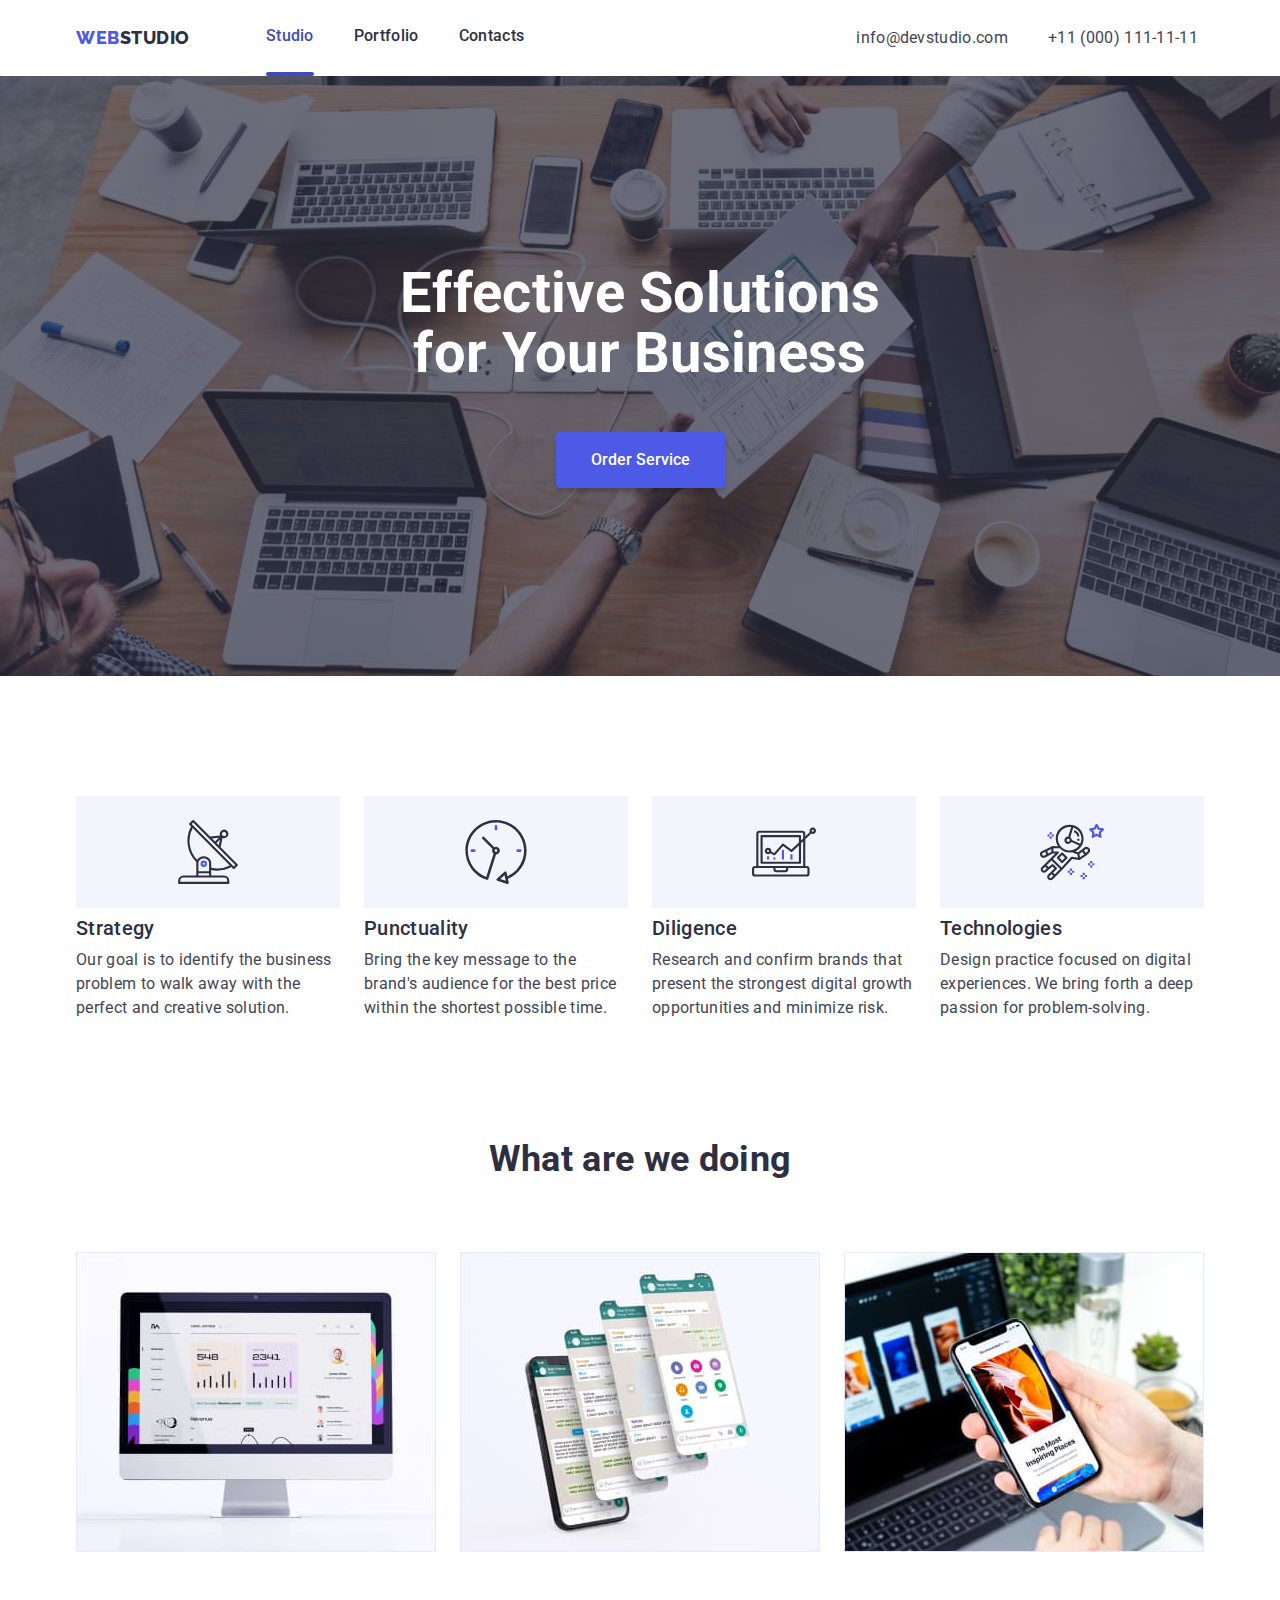
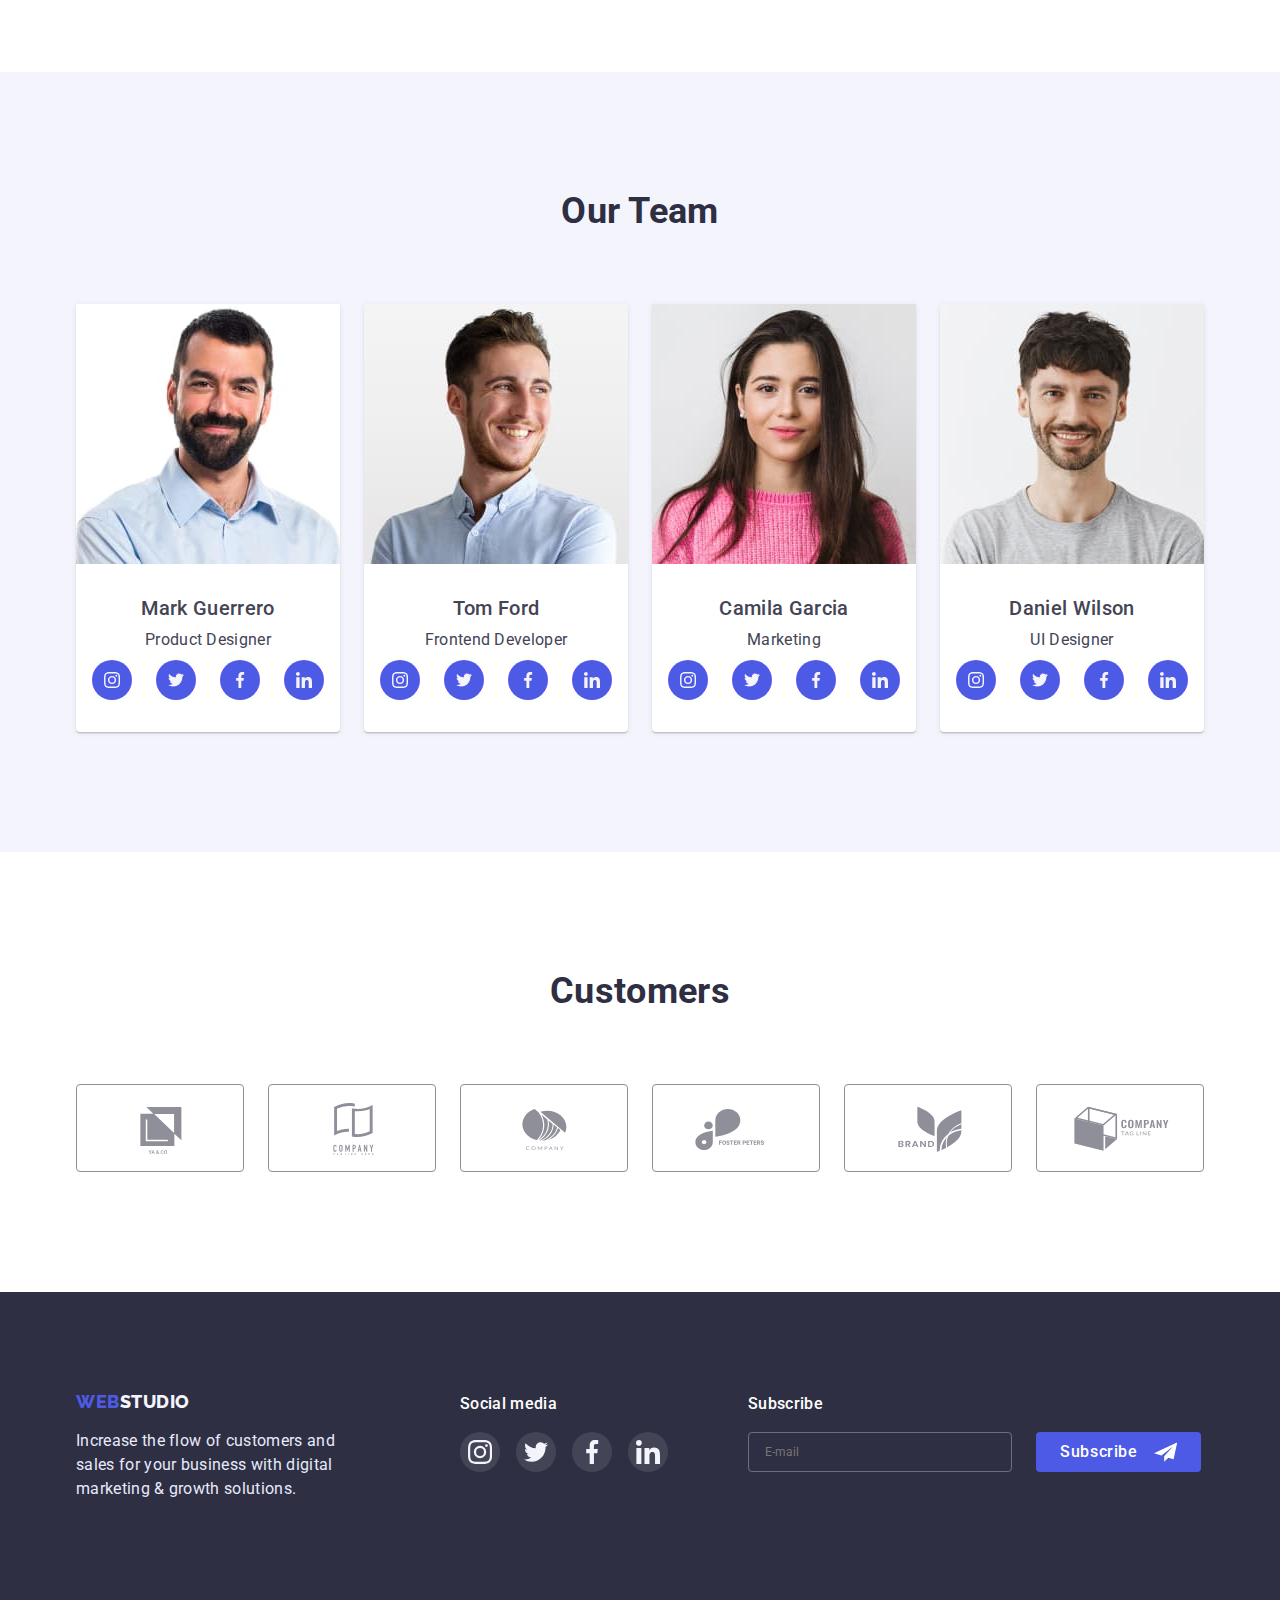
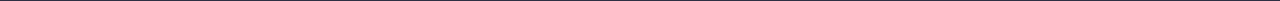
<file: index.html>
<!DOCTYPE html>
<html lang="en">
  <head>
    <meta charset="UTF-8" />
    <meta http-equiv="X-UA-Compatible" content="IE=edge" />
    <meta name="viewport" content="width=device-width, initial-scale=1.0" />
    <title>WebStudio</title>
    <link rel="preconnect" href="https://fonts.googleapis.com" />
    <link rel="preconnect" href="https://fonts.gstatic.com" crossorigin />
    <link
      href="https://fonts.googleapis.com/css2?family=Raleway:wght@800&family=Roboto:wght@400;500;700&display=swap"
      rel="stylesheet"
    />
    <link rel="stylesheet" href="./modern-normalize.css" />
    <link rel="stylesheet" href="./css/styles.css" />
  </head>
  <body>
    <!-- Page Header -->
    <header>
      <div class="container">
        <a href="./index.html" class="logo top"
          ><span class="logo-accent">Web</span>Studio</a
        >
        <button type="button" class="menu-button" data-menu-open>
          <svg class="open-close-icon" width="32" height="22">
            <use href="./images/icons.svg#burger"></use>
          </svg>
        </button>
        <!-- Mobile Menu -->
        <div class="mobile-menu" data-menu>
          <div class="menu-box">
            <button type="button" class="menu-close-button" data-menu-close>
              <svg class="close-icon" width="8" height="8">
                <use href="./images/icons.svg#close"></use>
              </svg>
            </button>
            <ul class="mob-menu-list items">
              <li class="mob-menu-item">
                <a href="./index.html" class="mob-menu-link">Studio</a>
              </li>
              <li class="mob-menu-item">
                <a href="./portfolio.html" class="mob-menu-link">Portfolio</a>
              </li>
              <li class="mob-menu-item">
                <a href="" class="mob-menu-link current">Contacts</a>
              </li>
            </ul>
            <div class="contact-box">
              <ul class="contact-list items">
                <li class="contact-item">
                  <a href="tel:+110001111111" class="contact-link"
                    >+11 (000) 111-11-11</a
                  >
                </li>
                <li class="contact-item">
                  <a href="mailto:info@devstudio.com" class="contact-link"
                    >info@devstudio.com</a
                  >
                </li>
              </ul>
              <ul class="mob-social-list items">
                <li class="mob-social-item">
                  <a
                    class="mob-social-link"
                    href="https://www.instagram.com/"
                    aria-label="Instagram-Link"
                    rel="nofollow noopener noreferrer"
                    target="_blank"
                  >
                    <svg class="social-icon" width="24" height="24">
                      <use href="./images/icons.svg#instagram"></use>
                    </svg>
                  </a>
                </li>
                <li class="mob-social-item">
                  <a
                    class="mob-social-link"
                    href="https://twitter.com"
                    aria-label="Twitter-Link"
                    rel="nofollow noopener noreferrer"
                    target="_blank"
                  >
                    <svg class="social-icon" width="24" height="24">
                      <use href="./images/icons.svg#twitter"></use>
                    </svg>
                  </a>
                </li>
                <li class="mob-social-item">
                  <a
                    class="mob-social-link"
                    href="https://uk-ua.facebook.com"
                    aria-label="Facebook-Link"
                    rel="nofollow noopener noreferrer"
                    target="_blank"
                  >
                    <svg class="social-icon" width="24" height="24">
                      <use href="./images/icons.svg#facebook"></use>
                    </svg>
                  </a>
                </li>
                <li class="mob-social-item">
                  <a
                    class="mob-social-link"
                    href="https://ua.linkedin.com"
                    aria-label="LinkedIn-Link"
                    rel="nofollow noopener noreferrer"
                    target="_blank"
                  >
                    <svg class="social-icon" width="24" height="24">
                      <use href="./images/icons.svg#linkedin"></use>
                    </svg>
                  </a>
                </li>
              </ul>
            </div>
          </div>
        </div>
        <!-- Navigation and Address -->
        <nav class="nav-box">
          <ul class="nav-list items">
            <li class="nav-item">
              <a href="./index.html" class="nav-link current">Studio</a>
            </li>
            <li class="nav-item">
              <a href="./portfolio.html" class="nav-link">Portfolio</a>
            </li>
            <li class="nav-item"><a href="" class="nav-link">Contacts</a></li>
          </ul>
        </nav>
        <address class="address-box">
          <ul class="address-list items">
            <li class="address-item">
              <a href="mailto:info@devstudio.com" class="address-link"
                >info@devstudio.com</a
              >
            </li>
            <li class="address-item">
              <a href="tel:+110001111111" class="address-link"
                >+11 (000) 111-11-11</a
              >
            </li>
          </ul>
        </address>
      </div>
    </header>
    <!-- Main -->
    <main>
      <!-- Hero -->
      <section class="hero section">
        <h1 class="hero-title">
          Effective Solutions <br />
          for Your Business
        </h1>
        <button type="button" class="hero-button" data-modal-open>
          Order Service
        </button>
      </section>
      <!-- Feature Section -->
      <section class="feature section">
        <div class="container">
          <h2 class="feature-title">Features</h2>
          <ul class="feature-list items">
            <li class="feature-item">
              <div class="feature-icon-box">
                <svg width="64" height="64">
                  <use href="./images/icons.svg#antenna"></use>
                </svg>
              </div>
              <h3 class="feature-subtitle">Strategy</h3>
              <p class="feature-text">
                Our goal is to identify the business
                <br class="text-transfer" />
                problem to walk away with the perfect and creative solution.
              </p>
            </li>
            <li class="feature-item">
              <div class="feature-icon-box">
                <svg width="64" height="64">
                  <use href="./images/icons.svg#clock"></use>
                </svg>
              </div>
              <h3 class="feature-subtitle">Punctuality</h3>
              <p class="feature-text">
                Bring the key message to the brand's audience for the best price
                within the shortest possible time.
              </p>
            </li>
            <li class="feature-item">
              <div class="feature-icon-box">
                <svg width="64" height="64">
                  <use href="./images/icons.svg#diagram"></use>
                </svg>
              </div>
              <h3 class="feature-subtitle">Diligence</h3>
              <p class="feature-text">
                Research and confirm brands that present the strongest digital
                growth opportunities and minimize risk.
              </p>
            </li>
            <li class="feature-item">
              <div class="feature-icon-box">
                <svg width="64" height="64">
                  <use href="./images/icons.svg#astronaut"></use>
                </svg>
              </div>
              <h3 class="feature-subtitle">Technologies</h3>
              <p class="feature-text">
                Design practice focused on digital
                <br class="text-transfer" />
                experiences. We bring forth a deep passion for problem-solving.
              </p>
            </li>
          </ul>
        </div>
      </section>
      <!-- Explanatory Section -->
      <section class="explan section">
        <div class="container">
          <h2 class="title">What are we doing</h2>
          <ul class="explan-list items">
            <li class="explan-item">
              <img
                srcset="
                  ./images/explan/computer.jpg    1x,
                  ./images/explan/computer@2x.jpg 2x
                "
                src="./images/explan/computer.jpg"
                alt="Computer"
                width="360"
              />
            </li>
            <li class="explan-item">
              <img
                srcset="
                  ./images/explan/phone.jpg    1x,
                  ./images/explan/phone@2x.jpg 2x
                "
                src="./images/explan/phone.jpg"
                alt="Phone"
                width="360"
              />
            </li>
            <li class="explan-item">
              <img
                srcset="
                  ./images/explan/phone_and_computer.jpg    1x,
                  ./images/explan/phone_and_computer@2x.jpg 2x
                "
                src="./images/explan/phone_and_computer.jpg"
                alt="Phone and Computer"
                width="360"
              />
            </li>
          </ul>
        </div>
      </section>
      <!-- Team Section -->
      <section class="team section">
        <div class="container">
          <h2 class="title">Our Team</h2>
          <ul class="team-list items">
            <li class="team-item">
              <img
                class="team-img"
                srcset="
                  ./images/team/mark_guerrero.jpg    1x,
                  ./images/team/mark_guerrero@2x.jpg 2x
                "
                src="./images/team/mark_guerrero.jpg"
                alt="Mark Guerrero"
                width="264"
              />
              <div class="team-content">
                <h3 class="content-subtitle">Mark Guerrero</h3>
                <p class="content-text">Product Designer</p>
                <ul class="social-list items">
                  <li class="social-item">
                    <a
                      class="social-link"
                      href="https://www.instagram.com/"
                      aria-label="Instagram-Link"
                      rel="nofollow noopener noreferrer"
                      target="_blank"
                    >
                      <svg class="social-icon" width="16" height="16">
                        <use href="./images/icons.svg#instagram"></use>
                      </svg>
                    </a>
                  </li>
                  <li class="social-item">
                    <a
                      class="social-link"
                      href="https://twitter.com"
                      aria-label="Twitter-Link"
                      rel="nofollow noopener noreferrer"
                      target="_blank"
                    >
                      <svg class="social-icon" width="16" height="16">
                        <use href="./images/icons.svg#twitter"></use>
                      </svg>
                    </a>
                  </li>
                  <li class="social-item">
                    <a
                      class="social-link"
                      href="https://uk-ua.facebook.com"
                      aria-label="Facebook-Link"
                      rel="nofollow noopener noreferrer"
                      target="_blank"
                    >
                      <svg class="social-icon" width="16" height="16">
                        <use href="./images/icons.svg#facebook"></use>
                      </svg>
                    </a>
                  </li>
                  <li class="social-item">
                    <a
                      class="social-link"
                      href="https://ua.linkedin.com"
                      aria-label="LinkedIn-Link"
                      rel="nofollow noopener noreferrer"
                      target="_blank"
                    >
                      <svg class="social-icon" width="16" height="16">
                        <use href="./images/icons.svg#linkedin"></use>
                      </svg>
                    </a>
                  </li>
                </ul>
              </div>
            </li>
            <li class="team-item">
              <img
                class="team-img"
                srcset="
                  ./images/team/tom_ford.jpg    1x,
                  ./images/team/tom_ford@2x.jpg 2x
                "
                src="./images/team/tom_ford.jpg"
                alt="Tom Ford"
                width="264"
              />
              <div class="team-content">
                <h3 class="content-subtitle">Tom Ford</h3>
                <p class="content-text">Frontend Developer</p>
                <ul class="social-list items">
                  <li class="social-item">
                    <a
                      class="social-link"
                      href="https://www.instagram.com/"
                      aria-label="Instagram-Link"
                      rel="nofollow noopener noreferrer"
                      target="_blank"
                    >
                      <svg class="social-icon" width="16" height="16">
                        <use href="./images/icons.svg#instagram"></use>
                      </svg>
                    </a>
                  </li>
                  <li class="social-item">
                    <a
                      class="social-link"
                      href="https://twitter.com"
                      aria-label="Twitter-Link"
                      rel="nofollow noopener noreferrer"
                      target="_blank"
                    >
                      <svg class="social-icon" width="16" height="16">
                        <use href="./images/icons.svg#twitter"></use>
                      </svg>
                    </a>
                  </li>
                  <li class="social-item">
                    <a
                      class="social-link"
                      href="https://uk-ua.facebook.com"
                      aria-label="Facebook-Link"
                      rel="nofollow noopener noreferrer"
                      target="_blank"
                    >
                      <svg class="social-icon" width="16" height="16">
                        <use href="./images/icons.svg#facebook"></use>
                      </svg>
                    </a>
                  </li>
                  <li class="social-item">
                    <a
                      class="social-link"
                      href="https://ua.linkedin.com"
                      aria-label="LinkedIn-Link"
                      rel="nofollow noopener noreferrer"
                      target="_blank"
                    >
                      <svg class="social-icon" width="16" height="16">
                        <use href="./images/icons.svg#linkedin"></use>
                      </svg>
                    </a>
                  </li>
                </ul>
              </div>
            </li>
            <li class="team-item">
              <img
                class="team-img"
                srcset="
                  ./images/team/camila_garcia.jpg    1x,
                  ./images/team/camila_garcia@2x.jpg 2x
                "
                src="./images/team/camila_garcia.jpg"
                alt="Camila Garcia"
                width="264"
              />
              <div class="team-content">
                <h3 class="content-subtitle">Camila Garcia</h3>
                <p class="content-text">Marketing</p>
                <ul class="social-list items">
                  <li class="social-item">
                    <a
                      class="social-link"
                      href="https://www.instagram.com/"
                      aria-label="Instagram-Link"
                      rel="nofollow noopener noreferrer"
                      target="_blank"
                    >
                      <svg class="social-icon" width="16" height="16">
                        <use href="./images/icons.svg#instagram"></use>
                      </svg>
                    </a>
                  </li>
                  <li class="social-item">
                    <a
                      class="social-link"
                      href="https://twitter.com"
                      aria-label="Twitter-Link"
                      rel="nofollow noopener noreferrer"
                      target="_blank"
                    >
                      <svg class="social-icon" width="16" height="16">
                        <use href="./images/icons.svg#twitter"></use>
                      </svg>
                    </a>
                  </li>
                  <li class="social-item">
                    <a
                      class="social-link"
                      href="https://uk-ua.facebook.com"
                      aria-label="Facebook-Link"
                      rel="nofollow noopener noreferrer"
                      target="_blank"
                    >
                      <svg class="social-icon" width="16" height="16">
                        <use href="./images/icons.svg#facebook"></use>
                      </svg>
                    </a>
                  </li>
                  <li class="social-item">
                    <a
                      class="social-link"
                      href="https://ua.linkedin.com"
                      aria-label="LinkedIn-Link"
                      rel="nofollow noopener noreferrer"
                      target="_blank"
                    >
                      <svg class="social-icon" width="16" height="16">
                        <use href="./images/icons.svg#linkedin"></use>
                      </svg>
                    </a>
                  </li>
                </ul>
              </div>
            </li>
            <li class="team-item">
              <img
                class="team-img"
                srcset="
                  ./images/team/daniel_wilson.jpg    1x,
                  ./images/team/daniel_wilson@2x.jpg 2x
                "
                src="./images/team/daniel_wilson.jpg"
                alt="Daniel Wilson"
                width="264"
              />
              <div class="team-content">
                <h3 class="content-subtitle">Daniel Wilson</h3>
                <p class="content-text">UI Designer</p>
                <ul class="social-list items">
                  <li class="social-item">
                    <a
                      class="social-link"
                      href="https://www.instagram.com/"
                      aria-label="Instagram-Link"
                      rel="nofollow noopener noreferrer"
                      target="_blank"
                    >
                      <svg class="social-icon" width="16" height="16">
                        <use href="./images/icons.svg#instagram"></use>
                      </svg>
                    </a>
                  </li>
                  <li class="social-item">
                    <a
                      class="social-link"
                      href="https://twitter.com"
                      aria-label="Twitter-Link"
                      rel="nofollow noopener noreferrer"
                      target="_blank"
                    >
                      <svg class="social-icon" width="16" height="16">
                        <use href="./images/icons.svg#twitter"></use>
                      </svg>
                    </a>
                  </li>
                  <li class="social-item">
                    <a
                      class="social-link"
                      href="https://uk-ua.facebook.com"
                      aria-label="Facebook-Link"
                      rel="nofollow noopener noreferrer"
                      target="_blank"
                    >
                      <svg class="social-icon" width="16" height="16">
                        <use href="./images/icons.svg#facebook"></use>
                      </svg>
                    </a>
                  </li>
                  <li class="social-item">
                    <a
                      class="social-link"
                      href="https://ua.linkedin.com"
                      aria-label="LinkedIn-Link"
                      rel="nofollow noopener noreferrer"
                      target="_blank"
                    >
                      <svg class="social-icon" width="16" height="16">
                        <use href="./images/icons.svg#linkedin"></use>
                      </svg>
                    </a>
                  </li>
                </ul>
              </div>
            </li>
          </ul>
        </div>
      </section>
      <!-- Customers Section -->
      <section class="customers section">
        <div class="container">
          <h2 class="title">Customers</h2>
          <ul class="customer-list items">
            <li class="customer-item">
              <a class="customer-link" href="">
                <svg class="customer-icon" width="104" height="56">
                  <use href="./images/icons.svg#logo_1"></use>
                </svg>
              </a>
            </li>
            <li class="customer-item">
              <a class="customer-link" href="">
                <svg class="customer-icon" width="104" height="56">
                  <use href="./images/icons.svg#logo_2"></use>
                </svg>
              </a>
            </li>
            <li class="customer-item">
              <a class="customer-link" href="">
                <svg class="customer-icon" width="104" height="56">
                  <use href="./images/icons.svg#logo_3"></use>
                </svg>
              </a>
            </li>
            <li class="customer-item">
              <a class="customer-link" href="">
                <svg class="customer-icon" width="104" height="56">
                  <use href="./images/icons.svg#logo_4"></use>
                </svg>
              </a>
            </li>
            <li class="customer-item">
              <a class="customer-link" href="">
                <svg class="customer-icon" width="104" height="56">
                  <use href="./images/icons.svg#logo_5"></use>
                </svg>
              </a>
            </li>
            <li class="customer-item">
              <a class="customer-link" href="">
                <svg class="customer-icon" width="104" height="56">
                  <use href="./images/icons.svg#logo_6"></use>
                </svg>
              </a>
            </li>
          </ul>
        </div>
      </section>
    </main>
    <!-- Page Footer -->
    <footer>
      <div class="container">
        <div class="footer-box">
          <div class="logo-tagline-box">
            <a href="./index.html" class="logo bottom"
              ><span class="logo-accent">Web</span>Studio</a
            >
            <p class="tagline-text">
              Increase the flow of customers and sales for your business with
              digital marketing & growth solutions.
            </p>
          </div>
          <div class="social-footer-box">
            <h2 class="title">Social media</h2>
            <ul class="social-list items">
              <li class="social-item">
                <a
                  class="social-link"
                  href="https://www.instagram.com/"
                  aria-label="Instagram-Link"
                  rel="nofollow noopener noreferrer"
                  target="_blank"
                >
                  <svg class="social-icon" width="24" height="24">
                    <use href="./images/icons.svg#instagram"></use>
                  </svg>
                </a>
              </li>
              <li class="social-item">
                <a
                  class="social-link"
                  href="https://twitter.com"
                  aria-label="Twitter-Link"
                  rel="nofollow noopener noreferrer"
                  target="_blank"
                >
                  <svg class="social-icon" width="24" height="24">
                    <use href="./images/icons.svg#twitter"></use>
                  </svg>
                </a>
              </li>
              <li class="social-item">
                <a
                  class="social-link"
                  href="https://uk-ua.facebook.com"
                  aria-label="Facebook-Link"
                  rel="nofollow noopener noreferrer"
                  target="_blank"
                >
                  <svg class="social-icon" width="24" height="24">
                    <use href="./images/icons.svg#facebook"></use>
                  </svg>
                </a>
              </li>
              <li class="social-item">
                <a
                  class="social-link"
                  href="https://ua.linkedin.com"
                  aria-label="LinkedIn-Link"
                  rel="nofollow noopener noreferrer"
                  target="_blank"
                >
                  <svg class="social-icon" width="24" height="24">
                    <use href="./images/icons.svg#linkedin"></use>
                  </svg>
                </a>
              </li>
            </ul>
          </div>
          <form class="subscribe-form">
            <p class="title">Subscribe</p>
            <div role="group" class="subscribe-box">
              <label class="label-subscribe"
                ><input
                  type="email"
                  name="user-email"
                  class="input-subscribe"
                  placeholder="E-mail"
                />
              </label>

              <button type="submit" class="subscribe-button">
                <span>Subscribe</span>
                <svg class="subscribe-icon" width="24" height="24">
                  <use href="./images/icons.svg#subscribe"></use>
                </svg>
              </button>
            </div>
          </form>
        </div>
      </div>
    </footer>
    <!-- Modal -->
    <div class="backdrop is-hidden" data-modal>
      <div class="modal">
        <button type="button" class="modal-close-button" data-modal-close>
          <svg class="button-icon" width="8" height="8">
            <use href="./images/icons.svg#close"></use>
          </svg>
        </button>
        <form class="userform">
          <b class="title">Leave your contacts and we will call you back</b>
          <div role="group" class="input-user">
            <label class="form-field"
              ><span class="label-name">Name</span>
              <span class="input-box">
                <input type="text" name="user-name" class="input-form" />
                <svg class="input-icon" width="18" height="18">
                  <use href="./images/icons.svg#person"></use>
                </svg>
              </span>
            </label>

            <label class="form-field"
              ><span class="label-name">Phone</span>
              <span class="input-box">
                <input type="tel" name="user-tel" class="input-form" />
                <svg class="input-icon" width="18" height="24">
                  <use href="./images/icons.svg#phone"></use>
                </svg>
              </span>
            </label>

            <label class="form-field"
              ><span class="label-name">Email</span>
              <span class="input-box">
                <input type="email" name="user-email" class="input-form" />
                <svg class="input-icon" width="18" height="24">
                  <use href="./images/icons.svg#mail"></use>
                </svg>
              </span>
            </label>

            <label class="form-field"
              ><span class="label-name">Comment</span>
              <textarea
                name="comment"
                class="comment-form"
                placeholder="Text input"
              ></textarea>
            </label>
          </div>

          <label class="checkbox-form-field">
            <input
              type="checkbox"
              name="policy"
              class="checkbox-form"
              value="accept"
            />
            <span class="custom-checkbox">
              <svg class="custom-icon" width="16" height="16">
                <use href="./images/icons.svg#click"></use>
              </svg>
            </span>
            <span class="label-name-checkbox">
              I accept the terms and conditions of the&nbsp;<a
                href="#"
                class="policy-link"
                >Privacy Policy</a
              >
            </span>
          </label>

          <button type="submit" id="send">Send</button>
        </form>
      </div>
    </div>
    <script src="./js/mobile-menu.js"></script>
    <script src="./js/modal.js"></script>
  </body>
</html>
</file>
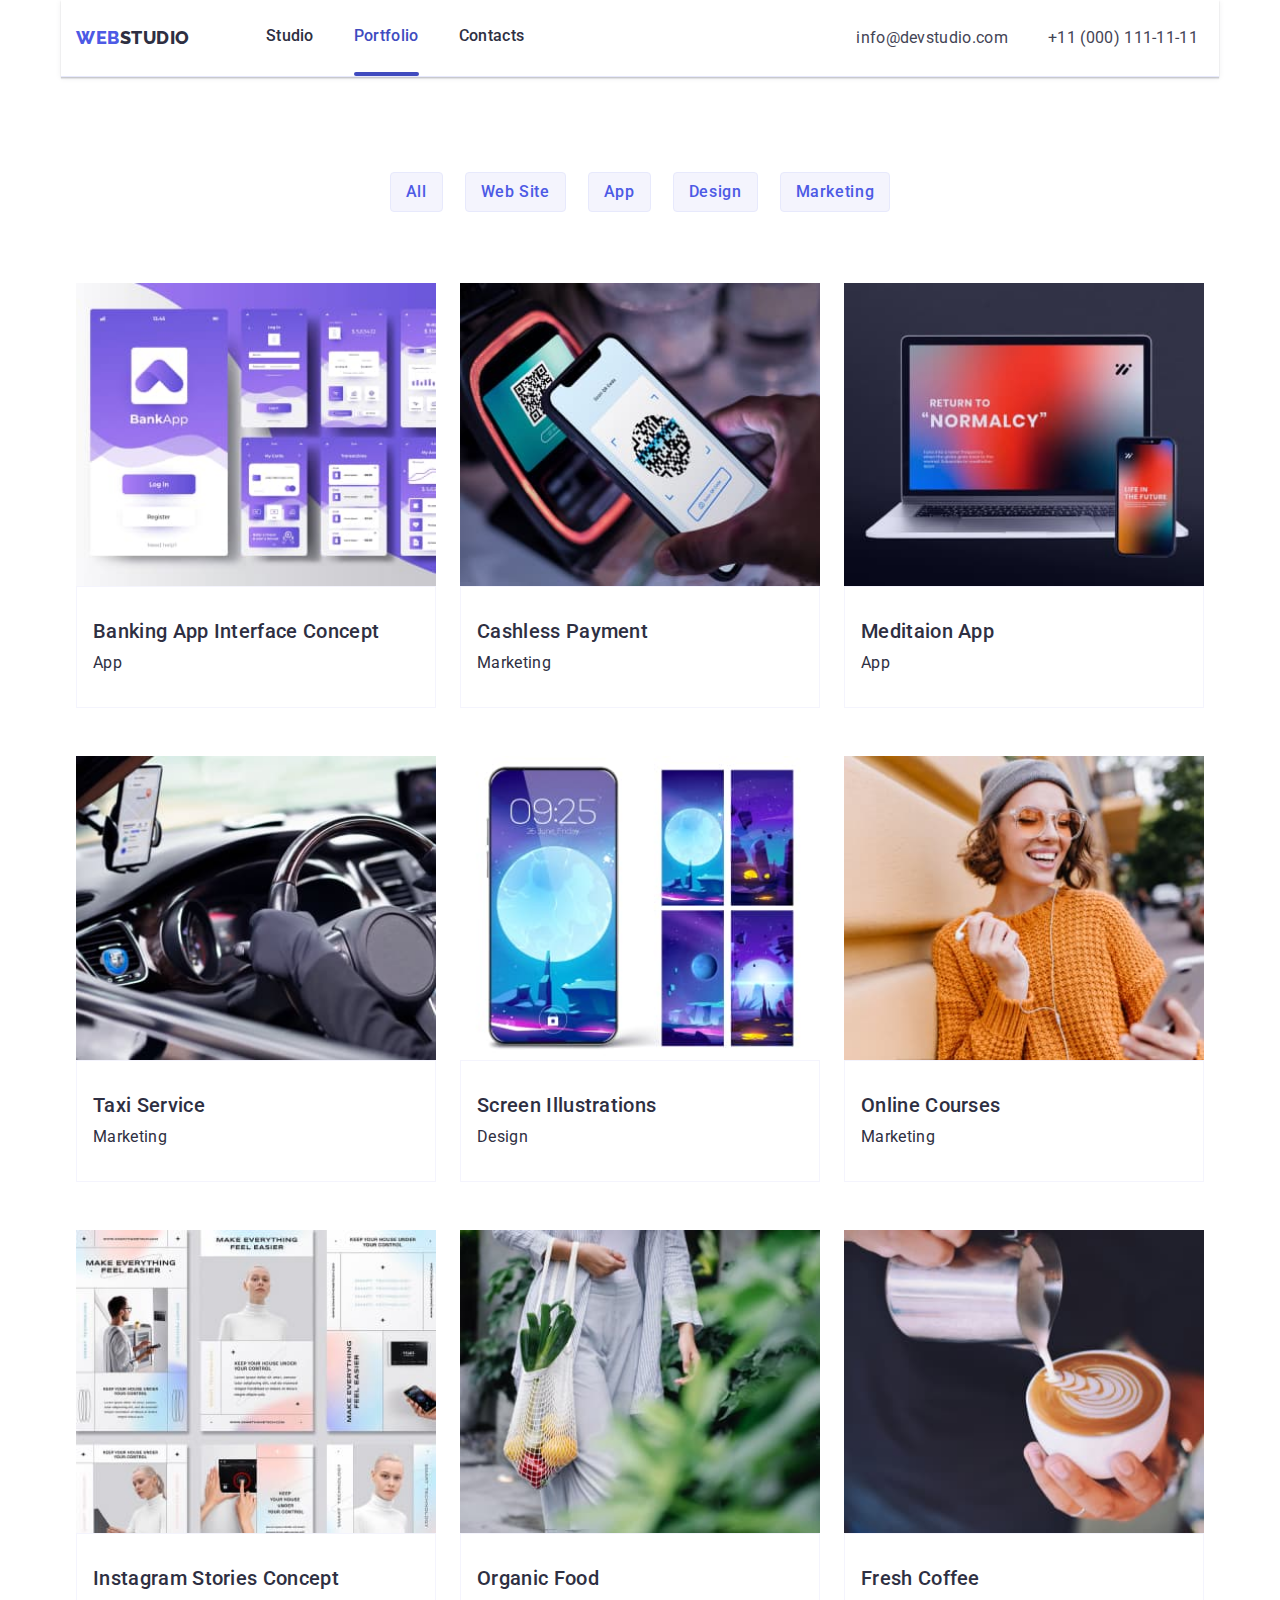
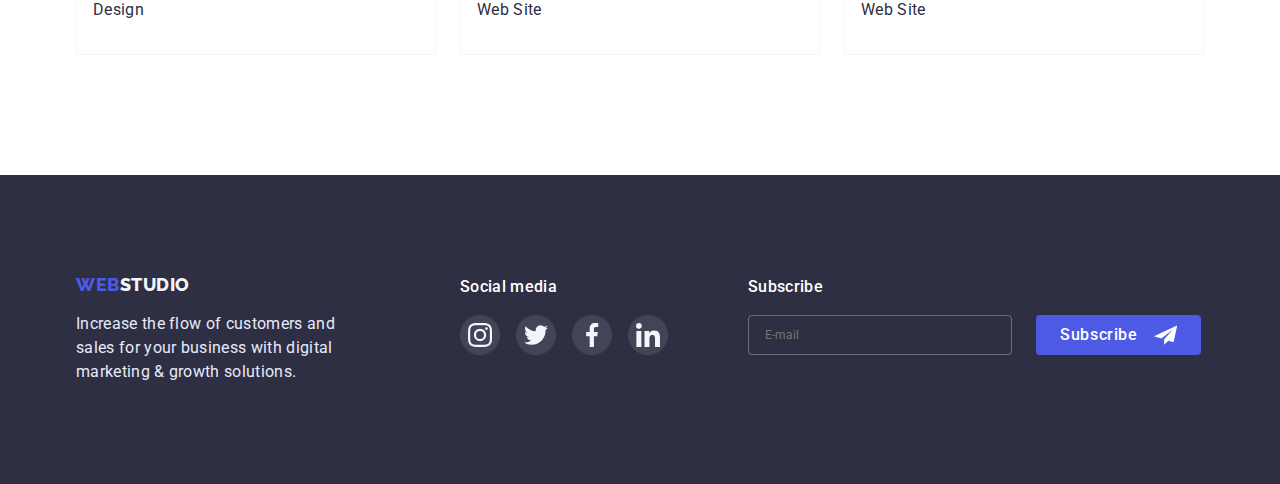
<file: portfolio.html>
<!DOCTYPE html>
<html lang="en">
  <head>
    <meta charset="UTF-8" />
    <meta http-equiv="X-UA-Compatible" content="IE=edge" />
    <meta name="viewport" content="width=device-width, initial-scale=1.0" />
    <title>Portfolio</title>
    <link rel="preconnect" href="https://fonts.googleapis.com" />
    <link rel="preconnect" href="https://fonts.gstatic.com" crossorigin />
    <link
      href="https://fonts.googleapis.com/css2?family=Raleway:wght@800&family=Roboto:wght@400;500;700&display=swap"
      rel="stylesheet"
    />
    <link rel="stylesheet" href="./modern-normalize.css" />
    <link rel="stylesheet" href="./css/styles.css" />
  </head>
  <body>
    <!-- Page Header -->
    <header>
      <div class="pf-head container">
        <a href="./index.html" class="logo top"
          ><span class="logo-accent">Web</span>Studio</a
        >
        <button type="button" class="menu-button" data-menu-open>
          <svg class="open-close-icon" width="32" height="22">
            <use href="./images/icons.svg#burger"></use>
          </svg>
        </button>
        <!-- Mobile Menu -->
        <div class="mobile-menu" data-menu>
          <div class="menu-box">
            <button type="button" class="menu-close-button" data-menu-close>
              <svg class="close-icon" width="8" height="8">
                <use href="./images/icons.svg#close"></use>
              </svg>
            </button>
            <ul class="mob-menu-list items">
              <li class="mob-menu-item">
                <a href="./index.html" class="mob-menu-link">Studio</a>
              </li>
              <li class="mob-menu-item">
                <a href="./portfolio.html" class="mob-menu-link">Portfolio</a>
              </li>
              <li class="mob-menu-item">
                <a href="" class="mob-menu-link current">Contacts</a>
              </li>
            </ul>
            <ul class="contact-list items">
              <li class="contact-item">
                <a href="tel:+110001111111" class="contact-link"
                  >+11 (000) 111-11-11</a
                >
              </li>
              <li class="contact-item">
                <a href="mailto:info@devstudio.com" class="contact-link"
                  >info@devstudio.com</a
                >
              </li>
            </ul>
            <ul class="mob-social-list items">
              <li class="mob-social-item">
                <a
                  class="mob-social-link"
                  href="https://www.instagram.com/"
                  aria-label="Instagram-Link"
                  rel="nofollow noopener noreferrer"
                  target="_blank"
                >
                  <svg class="social-icon" width="24" height="24">
                    <use href="./images/icons.svg#instagram"></use>
                  </svg>
                </a>
              </li>
              <li class="mob-social-item">
                <a
                  class="mob-social-link"
                  href="https://twitter.com"
                  aria-label="Twitter-Link"
                  rel="nofollow noopener noreferrer"
                  target="_blank"
                >
                  <svg class="social-icon" width="24" height="24">
                    <use href="./images/icons.svg#twitter"></use>
                  </svg>
                </a>
              </li>
              <li class="mob-social-item">
                <a
                  class="mob-social-link"
                  href="https://uk-ua.facebook.com"
                  aria-label="Facebook-Link"
                  rel="nofollow noopener noreferrer"
                  target="_blank"
                >
                  <svg class="social-icon" width="24" height="24">
                    <use href="./images/icons.svg#facebook"></use>
                  </svg>
                </a>
              </li>
              <li class="mob-social-item">
                <a
                  class="mob-social-link"
                  href="https://ua.linkedin.com"
                  aria-label="LinkedIn-Link"
                  rel="nofollow noopener noreferrer"
                  target="_blank"
                >
                  <svg class="social-icon" width="24" height="24">
                    <use href="./images/icons.svg#linkedin"></use>
                  </svg>
                </a>
              </li>
            </ul>
          </div>
        </div>
        <!-- Navigation and Address -->
        <nav class="nav-box">
          <ul class="nav-list items">
            <li class="nav-item">
              <a href="./index.html" class="nav-link">Studio</a>
            </li>
            <li class="nav-item">
              <a href="./portfolio.html" class="nav-link current">Portfolio</a>
            </li>
            <li class="nav-item"><a href="" class="nav-link">Contacts</a></li>
          </ul>
        </nav>
        <address class="address-box">
          <ul class="address-list items">
            <li class="address-item">
              <a href="mailto:info@devstudio.com" class="address-link"
                >info@devstudio.com</a
              >
            </li>
            <li class="address-item">
              <a href="tel:+110001111111" class="address-link"
                >+11 (000) 111-11-11</a
              >
            </li>
          </ul>
        </address>
      </div>
    </header>
    <main>
      <!-- Portfolio -->
      <section class="portfolio section">
        <div class="container">
          <h1 class="title">Portfolio</h1>
          <ul class="filter-list items">
            <li class="filter-item">
              <button type="button" class="filter-button">All</button>
            </li>
            <li class="filter-item">
              <button type="button" class="filter-button">Web Site</button>
            </li>
            <li class="filter-item">
              <button type="button" class="filter-button">App</button>
            </li>
            <li class="filter-item">
              <button type="button" class="filter-button">Design</button>
            </li>
            <li class="filter-item">
              <button type="button" class="filter-button">Marketing</button>
            </li>
          </ul>
          <ul class="work-list items">
            <li class="work-item list">
              <a href="#" class="work-link">
                <div class="work-img">
                  <img
                    srcset="
                      ./images/portfolio/396/bank_app_396.jpg 396w,
                      ./images/portfolio/356/bank_app_356.jpg 356w,
                      ./images/portfolio/360/bank_app_360.jpg 360w
                    "
                    sizes="(max-width: 767px) 396px, (min-width: 768px) 356px, (min-width: 1158px) 360px, 100vw"
                    src="./images/portfolio/396/bank_app_396.jpg"
                    alt="Phones"
                  />
                  <p class="description">
                    14 Stylish and User-Friendly App Design Concepts · Task
                    Manager App · Calorie Tracker App · Exotic Fruit Ecommerce
                    App · Cloud Storage App
                  </p>
                </div>
                <div class="work-content">
                  <h2 class="work-subtitle">Banking App Interface Concept</h2>
                  <p class="work-text">App</p>
                </div>
              </a>
            </li>
            <li class="work-item list">
              <a href="#" class="work-link">
                <div class="work-img">
                  <img
                    srcset="
                      ./images/portfolio/396/cash_pay_396.jpg 396w,
                      ./images/portfolio/356/cash_pay_356.jpg 356w,
                      ./images/portfolio/360/cash_pay_360.jpg 360w
                    "
                    sizes="(max-width: 767px) 396px, (min-width: 768px) 356px, (min-width: 1158px) 360px, 100vw"
                    src="./images/portfolio/396/cash_pay_396.jpg"
                    alt="Phone and Pos-terminal"
                  />
                  <p class="description">
                    14 Stylish and User-Friendly App Design Concepts · Task
                    Manager App · Calorie Tracker App · Exotic Fruit Ecommerce
                    App · Cloud Storage App
                  </p>
                </div>
                <div class="work-content">
                  <h2 class="work-subtitle">Cashless Payment</h2>
                  <p class="work-text">Marketing</p>
                </div>
              </a>
            </li>
            <li class="work-item list">
              <a href="#" class="work-link">
                <div class="work-img">
                  <img
                    srcset="
                      ./images/portfolio/396/meditaion_app_396.jpg 396w,
                      ./images/portfolio/356/meditaion_app_356.jpg 356w,
                      ./images/portfolio/360/meditaion_app_360.jpg 360w
                    "
                    sizes="(max-width: 767px) 396px, (min-width: 768px) 356px, (min-width: 1158px) 360px, 100vw"
                    src="./images/portfolio/396/meditaion_app_396.jpg"
                    alt="Notebook and Phone"
                  />
                  <p class="description">
                    14 Stylish and User-Friendly App Design Concepts · Task
                    Manager App · Calorie Tracker App · Exotic Fruit Ecommerce
                    App · Cloud Storage App
                  </p>
                </div>
                <div class="work-content">
                  <h2 class="work-subtitle">Meditaion App</h2>
                  <p class="work-text">App</p>
                </div>
              </a>
            </li>
            <li class="work-item list">
              <a href="#" class="work-link">
                <div class="work-img">
                  <img
                    srcset="
                      ./images/portfolio/396/taxi_396.jpg 396w,
                      ./images/portfolio/356/taxi_356.jpg 356w,
                      ./images/portfolio/360/taxi_360.jpg 360w
                    "
                    sizes="(max-width: 767px) 396px, (min-width: 768px) 356px, (min-width: 1158px) 360px, 100vw"
                    src="./images/portfolio/396/taxi_396.jpg"
                    alt="Helm"
                  />
                  <p class="description">
                    14 Stylish and User-Friendly App Design Concepts · Task
                    Manager App · Calorie Tracker App · Exotic Fruit Ecommerce
                    App · Cloud Storage App
                  </p>
                </div>
                <div class="work-content">
                  <h2 class="work-subtitle">Taxi Service</h2>
                  <p class="work-text">Marketing</p>
                </div>
              </a>
            </li>
            <li class="work-item list">
              <a href="#" class="work-link">
                <div class="work-img">
                  <img
                    srcset="
                      ./images/portfolio/396/illustrations_396.jpg 396w,
                      ./images/portfolio/356/illustrations_356.jpg 356w,
                      ./images/portfolio/360/illustrations_360.jpg 360w
                    "
                    sizes="(max-width: 767px) 396px, (min-width: 768px) 356px, (min-width: 1158px) 360px, 100vw"
                    src="./images/portfolio/396/illustrations_396.jpg"
                    alt="Phone and Wallpapers"
                  />
                  <p class="description">
                    14 Stylish and User-Friendly App Design Concepts · Task
                    Manager App · Calorie Tracker App · Exotic Fruit Ecommerce
                    App · Cloud Storage App
                  </p>
                </div>
                <div class="work-content">
                  <h2 class="work-subtitle">Screen Illustrations</h2>
                  <p class="work-text">Design</p>
                </div>
              </a>
            </li>
            <li class="work-item list">
              <a href="#" class="work-link">
                <div class="work-img">
                  <img
                    srcset="
                      ./images/portfolio/396/online_courses_396.jpg 396w,
                      ./images/portfolio/356/online_courses_356.jpg 356w,
                      ./images/portfolio/360/online_courses_360.jpg 360w
                    "
                    sizes="(max-width: 767px) 396px, (min-width: 768px) 356px, (min-width: 1158px) 360px, 100vw"
                    src="./images/portfolio/396/online_courses_396.jpg"
                    alt="Girl in Headphones"
                  />
                  <p class="description">
                    14 Stylish and User-Friendly App Design Concepts · Task
                    Manager App · Calorie Tracker App · Exotic Fruit Ecommerce
                    App · Cloud Storage App
                  </p>
                </div>
                <div class="work-content">
                  <h2 class="work-subtitle">Online Courses</h2>
                  <p class="work-text">Marketing</p>
                </div>
              </a>
            </li>
            <li class="work-item list">
              <a href="#" class="work-link">
                <div class="work-img">
                  <img
                    srcset="
                      ./images/portfolio/396/instagram_stories_396.jpg 396w,
                      ./images/portfolio/356/instagram_stories_356.jpg 356w,
                      ./images/portfolio/360/instagram_stories_360.jpg 360w
                    "
                    sizes="(max-width: 767px) 396px, (min-width: 768px) 356px, (min-width: 1158px) 360px, 100vw"
                    src="./images/portfolio/396/instagram_stories_396.jpg"
                    alt="Girl with Gadgets"
                  />
                  <p class="description">
                    14 Stylish and User-Friendly App Design Concepts · Task
                    Manager App · Calorie Tracker App · Exotic Fruit Ecommerce
                    App · Cloud Storage App
                  </p>
                </div>
                <div class="work-content">
                  <h2 class="work-subtitle">Instagram Stories Concept</h2>
                  <p class="work-text">Design</p>
                </div>
              </a>
            </li>
            <li class="work-item list">
              <a href="#" class="work-link">
                <div class="work-img">
                  <img
                    srcset="
                      ./images/portfolio/396/organic_food_396.jpg 396w,
                      ./images/portfolio/356/organic_food_356.jpg 356w,
                      ./images/portfolio/360/organic_food_360.jpg 360w
                    "
                    sizes="(max-width: 767px) 396px, (min-width: 768px) 356px, (min-width: 1158px) 360px, 100vw"
                    src="./images/portfolio/396/organic_food_396.jpg"
                    alt="Fruits and Vegetables in a Bag"
                  />
                  <p class="description">
                    14 Stylish and User-Friendly App Design Concepts · Task
                    Manager App · Calorie Tracker App · Exotic Fruit Ecommerce
                    App · Cloud Storage App
                  </p>
                </div>
                <div class="work-content">
                  <h2 class="work-subtitle">Organic Food</h2>
                  <p class="work-text">Web Site</p>
                </div>
              </a>
            </li>
            <li class="work-item list">
              <a href="#" class="work-link">
                <div class="work-img">
                  <img
                    srcset="
                      ./images/portfolio/396/fresh_coffee_396.jpg 396w,
                      ./images/portfolio/356/fresh_coffee_356.jpg 356w,
                      ./images/portfolio/360/fresh_coffee_360.jpg 360w
                    "
                    sizes="(max-width: 767px) 396px, (min-width: 768px) 356px, (min-width: 1158px) 360px, 100vw"
                    src="./images/portfolio/396/fresh_coffee_396.jpg"
                    alt="A Cup of Coffee"
                  />
                  <p class="description">
                    14 Stylish and User-Friendly App Design Concepts · Task
                    Manager App · Calorie Tracker App · Exotic Fruit Ecommerce
                    App · Cloud Storage App
                  </p>
                </div>
                <div class="work-content">
                  <h2 class="work-subtitle">Fresh Coffee</h2>
                  <p class="work-text">Web Site</p>
                </div>
              </a>
            </li>
          </ul>
        </div>
      </section>
    </main>
    <!-- Page Footer -->
    <footer>
      <div class="container">
        <div class="footer-box">
          <div class="logo-tagline-box">
            <a href="./index.html" class="logo bottom"
              ><span class="logo-accent">Web</span>Studio</a
            >
            <p class="tagline-text">
              Increase the flow of customers and sales for your business with
              digital marketing & growth solutions.
            </p>
          </div>
          <div class="social-footer-box">
            <h2 class="title">Social media</h2>
            <ul class="social-list items">
              <li class="social-item">
                <a
                  class="social-link"
                  href="https://www.instagram.com/"
                  aria-label="Instagram-Link"
                  rel="nofollow noopener noreferrer"
                  target="_blank"
                >
                  <svg class="social-icon" width="24" height="24">
                    <use href="./images/icons.svg#instagram"></use>
                  </svg>
                </a>
              </li>
              <li class="social-item">
                <a
                  class="social-link"
                  href="https://twitter.com"
                  aria-label="Twitter-Link"
                  rel="nofollow noopener noreferrer"
                  target="_blank"
                >
                  <svg class="social-icon" width="24" height="24">
                    <use href="./images/icons.svg#twitter"></use>
                  </svg>
                </a>
              </li>
              <li class="social-item">
                <a
                  class="social-link"
                  href="https://uk-ua.facebook.com"
                  aria-label="Facebook-Link"
                  rel="nofollow noopener noreferrer"
                  target="_blank"
                >
                  <svg class="social-icon" width="24" height="24">
                    <use href="./images/icons.svg#facebook"></use>
                  </svg>
                </a>
              </li>
              <li class="social-item">
                <a
                  class="social-link"
                  href="https://ua.linkedin.com"
                  aria-label="LinkedIn-Link"
                  rel="nofollow noopener noreferrer"
                  target="_blank"
                >
                  <svg class="social-icon" width="24" height="24">
                    <use href="./images/icons.svg#linkedin"></use>
                  </svg>
                </a>
              </li>
            </ul>
          </div>
          <form class="subscribe-form">
            <p class="title">Subscribe</p>
            <div role="group" class="subscribe-box">
              <label class="label-subscribe"
                ><input
                  type="email"
                  name="user-email"
                  class="input-subscribe"
                  placeholder="E-mail"
                />
              </label>

              <button type="submit" class="subscribe-button">
                <span>Subscribe</span>
                <svg class="subscribe-icon" width="24" height="24">
                  <use href="./images/icons.svg#subscribe"></use>
                </svg>
              </button>
            </div>
          </form>
        </div>
      </div>
    </footer>
    <script src="./js/mobile-menu.js"></script>
  </body>
</html>
</file>
<file: css/styles.css>
:root {
  --primary-brand: #4d5ae5;
  --pressed-state: #404bbf;
  --dark: #2e2f42;
  --success: #31d0aa;
  --text: #434455;
  --subtle-text: #8e8f99;
  --accent: #e7e9fc;
  --light: #f4f4fd;
  --mogal-bg: #fcfcfc;
  --primary-white: #ffffff;
  --time-function: 250ms cubic-bezier(0.4, 0, 0.2, 1);
}

body {
  position: relative;

  display: block;

  min-width: 428px;

  background-color: var(--primary-white);
  color: var(--text);

  font-family: 'Roboto', sans-serif;
  letter-spacing: 0.02em;
}

h1,
h2,
h3,
h4,
h5,
h6 {
  margin: 0;
}

img {
  display: block;
  min-width: 100%;
  height: auto;
}

a {
  color: var(--dark);

  text-decoration: none;
}

p {
  margin: 0;
}

button {
  cursor: pointer;
}

input {
  display: block;
}

.items {
  margin: 0;
  padding: 0;
  list-style: none;
}

/* Container */

.container {
  margin: 0 auto;
  padding: 0 16px;
}

header .container {
  position: relative;

  display: flex;
  align-items: center;
}

@media screen and (max-width: 767px) {
  .container {
    width: 428px;
  }

  header .container {
    justify-content: space-between;
  }
}

@media screen and (min-width: 768px) {
  .container {
    width: 768px;
  }
}

@media screen and (min-width: 1158px) {
  .container {
    width: 1158px;

    padding: 0 15px;
  }
}

/* Section */

@media screen and (max-width: 1157px) {
  .section,
  footer {
    padding: 96px 0;
  }

  .portfolio.section {
    padding-top: 48px;
    padding-bottom: 48px;
  }
}

@media screen and (min-width: 768px) {
  .team.section {
    padding-bottom: 104px;
  }

  .portfolio.section {
    padding-top: 64px;
    padding-bottom: 64px;
  }
}

@media screen and (min-width: 1158px) {
  .section {
    padding: 120px 0;
  }

  .team.section {
    padding-bottom: 120px;
  }

  .explan.section {
    padding-top: 0;
  }

  .portfolio.section {
    padding-top: 96px;
    padding-bottom: 120px;
  }

  footer {
    padding: 100px 0;
  }
}

/**
  |============================
  | Header
  |============================
 */

/* Logo */

.logo {
  font-family: 'Raleway';
  font-weight: 800;
  font-size: 18px;
  line-height: 1.16;
  letter-spacing: 0.03em;
  text-transform: uppercase;
}

.logo.top {
  color: var(--dark);
}

@media screen and (min-width: 768px) {
  .logo.top {
    margin-right: 123px;
  }
}

@media screen and (min-width: 1158px) {
  .logo.top {
    margin-right: 76px;
  }
}

.logo.bottom {
  display: block;

  margin-bottom: 16px;

  color: var(--light);

  text-align: center;
}

@media screen and (min-width: 768px) {
  .logo.bottom {
    text-align: start;
  }
}

.logo-accent {
  color: var(--primary-brand);
}

/* Header Button */

.menu-button {
  display: flex;
  justify-content: center;
  align-items: center;

  padding-top: 24px;
  padding-bottom: 24px;

  background: transparent;
  border: none;
}

@media screen and (min-width: 768px) {
  .menu-button {
    display: none;
  }
}

/* Mobile Menu */

.mobile-menu {
  position: fixed;
  top: 0;
  left: 0;
  min-width: 100%;
  min-height: 100%;

  background-color: var(--primary-white);

  opacity: 0;
  pointer-events: none;

  overflow-y: scroll;

  z-index: 1;

  transition: opacity var(--time-function);
}

@media screen and (min-width: 768px) {
  .mobile-menu {
    display: none;
  }
}

.menu-box {
  position: relative;

  display: flex;
  flex-direction: column;

  min-width: 428px;

  padding: 80px 40px 40px;

  min-width: 428px;
  height: 100vh;
}

.is-open {
  opacity: 1;

  pointer-events: all;
}

.menu-close-button {
  position: absolute;
  top: 40px;
  right: 40px;

  width: 24px;
  height: 24px;

  display: flex;
  justify-content: center;
  align-items: center;

  background-color: var(--accent);

  border: 1px solid rgba(0, 0, 0, 0.1);
  border-radius: 50%;
}

.mob-menu-list {
  margin-bottom: auto;

  font-weight: 700;
  font-size: 36px;
  line-height: 1.11;
}

.mob-menu-item {
  display: block;
}

.mob-menu-item:not(:last-child),
.contact-item:not(:last-child) {
  margin-bottom: 40px;
}

.mob-menu-link {
  color: var(--dark);

  transition: color var(--time-function);
}

.mob-menu-link:hover,
.mob-menu-link:focus {
  color: var(--pressed-state);
}

.mob-menu-link.current {
  color: var(--pressed-state);
}

.contact-list {
  margin-bottom: 48px;

  font-weight: 500;
  font-size: 20px;
  line-height: 1.5;
}

.contact-link {
  color: var(--text);

  font-weight: 500;
  font-size: 20px;
  line-height: 1.2;

  transition: color var(--time-function), font-weight var(--time-function),
    font-size var(--time-function), line-height var(--time-function);
}

.contact-link:hover {
  color: var(--pressed-state);

  font-weight: 600;
  font-size: 36px;
  line-height: 1.11;
}

.mob-social-list {
  display: flex;
  gap: 56px;
}

.mob-social-link {
  display: flex;
  justify-content: center;
  align-items: center;

  background-color: var(--primary-brand);

  border-radius: 50px;
  color: var(--light);

  width: 40px;
  height: 40px;

  transition: background var(--time-function);
}

.mob-social-link:hover,
.mob-social-link.focus,
.social-link:hover,
.social-link:focus {
  background: var(--pressed-state);
}

.social-icon {
  fill: currentColor;
}

/* Navigation and Address */

/* Navigation */

@media screen and (max-width: 767px) {
  .nav-box {
    display: none;
  }
}

@media screen and (min-width: 768px) {
  .nav-box {
    margin-right: 118px;
  }

  @media screen and (min-width: 1158px) {
    .nav-box {
      margin-right: 332px;
    }
  }

  .nav-list {
    display: flex;
    justify-content: center;
    gap: 40px;
  }

  .nav-link {
    display: block;

    padding-top: 24px;
    padding-bottom: 22px;

    font-weight: 500;
    font-size: 16px;
    line-height: 1.5;

    transition: color var(--time-function);
  }

  @media screen and (min-width: 1158px) {
    .nav-link {
      padding-bottom: 28px;
    }
  }

  .nav-link:hover,
  .nav-link:focus,
  .address-link:hover,
  .address-link:focus {
    color: var(--pressed-state);
  }

  .nav-link.current {
    position: relative;

    color: var(--pressed-state);
  }

  .nav-link.current::after {
    content: '';

    position: absolute;
    bottom: 0;
    left: 0;

    width: 100%;
    height: 4px;

    background: var(--pressed-state);

    border-radius: 2px;
  }
}

/* Address */

@media screen and (max-width: 767px) {
  .address-box {
    display: none;
  }
}

@media screen and (min-width: 768px) {

  .address-link {
    color: var(--text);

    font-style: normal;
    font-size: 12px;
    line-height: 1.33;

    letter-spacing: 0.04em;

    transition: color var(--time-function);
  }
}

@media screen and (min-width: 1158px) {
  .address-list {
    display: flex;
    gap: 40px;
  }

  .address-link {
    font-size: 16px;
    line-height: 1.5;
    letter-spacing: 0.02em;
  }
}

/**
  |============================
  | Hero
  |============================
*/

.hero.section {
  margin: 0 auto;

  color: var(--primary-white);

  text-align: center;
}

@media screen and (max-width: 767px) {
  .hero.section {
    max-width: 428px;

    padding: 112px 0;

    background: linear-gradient(rgba(46, 47, 66, 0.7), rgba(46, 47, 66, 0.7)),
      url(../images/hero/people_office_mobile.jpg), var(--dark);
    background-size: cover;
  }

  @media screen and (min-device-pixel-ratio: 2),
    (min-resolution: 192dpi),
    (min-resolution: 2dppx) {
    .hero.section {
      background: linear-gradient(rgba(46, 47, 66, 0.7), rgba(46, 47, 66, 0.7)),
        url(../images/hero/people_office_mobile@2x.jpg), var(--dark);
      background-size: cover;
    }
  }
}

@media screen and (min-width: 768px) {
  .hero.section {
    max-width: 768px;

    padding: 112px 0 108px 0;

    background: linear-gradient(rgba(46, 47, 66, 0.7), rgba(46, 47, 66, 0.7)),
      url(../images/hero/people_office_tablet.jpg), var(--dark);
    background-size: cover;
  }

  @media screen and (min-device-pixel-ratio: 2),
    (min-resolution: 192dpi),
    (min-resolution: 2dppx) {
    .hero.section {
      background: linear-gradient(rgba(46, 47, 66, 0.7), rgba(46, 47, 66, 0.7)),
        url(../images/hero/people_office_tablet@2x.jpg), var(--dark);
      background-size: cover;
    }
  }
}

@media screen and (min-width: 1158px) {
  .hero.section {
    max-width: 1600px;

    padding: 188px 0 188px 0;

    background: linear-gradient(rgba(46, 47, 66, 0.7), rgba(46, 47, 66, 0.7)),
      url(../images/hero/people_office_pc.jpg), var(--dark);
    background-size: cover;
  }

  @media screen and (min-device-pixel-ratio: 2),
    (min-resolution: 192dpi),
    (min-resolution: 2dppx) {
    .hero.section {
      background: linear-gradient(rgba(46, 47, 66, 0.7), rgba(46, 47, 66, 0.7)),
        url(../images/hero/people_office_pc@2x.jpg), var(--dark);
      background-size: cover;
    }
  }
}

.hero-title {
  margin-bottom: 72px;

  font-weight: 700;
  font-size: 36px;
  line-height: 1.11;
}

@media screen and (min-width: 768px) {
  .hero-title {
    margin-bottom: 40px;

    font-size: 56px;
    line-height: 1.07;
  }
}

@media screen and (min-width: 768px) {
  .hero-title {
    margin-bottom: 48px;
  }
}

.hero-button {
  min-width: 169px;

  padding: 14px 32px;

  background-color: var(--primary-brand);
  color: var(--primary-white);

  font-weight: 500;
  font-size: 16px;
  line-height: 1.5;

  box-shadow: 0px 4px 4px rgba(0, 0, 0, 0.15);
  border-radius: 4px;
  border-color: transparent;

  transition: background-color var(--time-function);
}

.hero-button:hover,
.hero-button:focus {
  background-color: var(--pressed-state);
}

/**
  |============================
  | Feature Section
  |============================
*/

.feature-title,
.portfolio.section .title {
  display: none;
}

@media screen and (max-width: 767px) {
  .feature-item:not(:last-child) {
    margin-bottom: 72px;
  }
}

@media screen and (max-width: 1157px) {
  .feature-icon-box {
    display: none;
  }
}

@media screen and (min-width: 768px) {
  .feature-list {
    display: flex;
    flex-wrap: wrap;
    column-gap: 24px;
    row-gap: 72px;
  }

  .feature-item {
    flex-basis: calc((100% - 24px) / 2);
  }
}

@media screen and (min-width: 1158px) {
  .feature-list {
    flex-wrap: nowrap;
  }

  .feature-icon-box {
    display: flex;
    justify-content: center;
    align-items: center;

    height: 112px;

    margin-bottom: 8px;

    background: var(--light);
  }

  .feature-item {
    flex-basis: calc((100% - 24px * 3) / 3);
  }
}

.feature-subtitle {
  text-align: center;
  margin-bottom: 8px;

  color: var(--dark);

  font-weight: 700;
  font-size: 36px;
  line-height: 1.11;
}

.feature-text {
  font-weight: 500;
  font-size: 16px;
  line-height: 1.5;
}

@media screen and (max-width: 767px) {
  .text-transfer {
    display: none;
  }
}

@media screen and (min-width: 768px) {
  .feature-subtitle {
    text-align: start;
  }

  .text-transfer {
    display: inline;
  }
}

@media screen and (min-width: 1158px) {
  .feature-subtitle {
    font-weight: 500;
    font-size: 20px;
    line-height: 1.2;
  }
  .feature-text {
    font-weight: 400;
  }
}

/**
   |============================
   | Explanatory Section 
   |============================
 */

.explan {
  display: none;
}

.explan.section .container {
  padding-top: 0;
}

@media screen and (min-width: 1158px) {
  .explan {
    display: block;
  }

  .explan-list {
    display: flex;
    gap: 24px;
  }
}

/**
  |============================
  | Team Section
  |============================
*/

.team.section {
  background-color: var(--light);
}

@media screen and (max-width: 767px) {
  .team.section {
    text-align: center;
  }
}

.title {
  text-align: center;
  margin-bottom: 72px;

  color: var(--dark);

  font-weight: 700;
  font-size: 36px;
  line-height: 1.11;
}

.team-item {
  text-align: center;

  background-color: var(--primary-white);

  box-shadow: 0px 1px 6px rgba(46, 47, 66, 0.08),
    0px 1px 1px rgba(46, 47, 66, 0.16), 0px 2px 1px rgba(46, 47, 66, 0.08);
  border-radius: 0px 0px 4px 4px;
}

@media screen and (max-width: 767px) {
  .team-item {
    width: calc(100% - 132px);

    margin-left: auto;
    margin-right: auto;
    margin-bottom: 72px;
  }

  .team-item:last-child {
    margin-bottom: 0;
  }
}

@media screen and (min-width: 768px) {
  .team-list {
    display: flex;
    flex-wrap: wrap;
    justify-content: center;
    column-gap: 24px;
    row-gap: 64px;
  }

  .team-item {
    width: calc((100% - 208px) / 2);
  }
}

@media screen and (min-width: 1158px) {
  .team-list {
    flex-wrap: nowrap;
  }

  .team-item {
    width: calc((100% - 24px * 3) / 3);
  }
}

.team-img {
  width: 100%;
}

.team-content {
  padding-top: 32px;
  padding-bottom: 32px;
}

.content-subtitle {
  margin-bottom: 8px;

  font-weight: 500;
  font-size: 20px;
  line-height: 1.2;
}

.content-text {
  margin-bottom: 8px;

  font-size: 16px;
  line-height: 1.5;
}

.social-list {
  display: flex;
  gap: 24px;
  justify-content: center;
  align-items: center;
}

.social-link {
  width: 40px;
  height: 40px;

  display: flex;
  justify-content: center;
  align-items: center;

  background-color: var(--primary-brand);
  color: var(--light);

  border-radius: 50%;

  transition: background-color var(--time-function);
}

/**
  |============================
  | Customers Section
  |============================
*/

.customer-list {
  display: flex;
  flex-wrap: wrap;
  row-gap: 72px;
}

.customer-link {
  display: flex;
  justify-content: center;
  align-items: center;

  padding: 15px 0;

  color: var(--subtle-text);

  border: 1px solid #8e8f99;
  border-radius: 4px;

  transition: color var(--time-function), border-color var(--time-function);
}

@media screen and (max-width: 767px) {
  .customer-list {
    column-gap: 16px;
  }

  .customer-item {
    flex-basis: calc((100% - 16px) / 2);
  }
}

@media screen and (min-width: 768px) {
  .customer-list {
    justify-content: center;
    column-gap: 24px;
  }

  .customer-item {
    flex-basis: calc((100% - 232px) / 3);
  }
}

@media screen and (min-width: 1158px) {
  .customer-list {
    flex-wrap: nowrap;
  }
}

.customer-link:hover {
  color: var(--pressed-state);

  border-color: var(--pressed-state);
}

.customer-icon {
  fill: currentColor;
}

/**
  |============================
  | Footer
  |============================
*/

footer {
  background-color: var(--dark);
}

@media screen and (min-width: 768px) {
  .footer-box {
    display: flex;
    flex-wrap: wrap;
    column-gap: 24px;
    row-gap: 72px;

    width: 496px;

    margin-left: auto;
    margin-right: 148px;
  }
}

@media screen and (min-width: 1158px) {
  .footer-box {
    flex-wrap: nowrap;
    gap: 0;

    width: 100%;

    margin: 0;
  }
}

.logo-tagline-box {
  width: 268px;
}

.tagline-text {
  margin: 0 auto;

  color: var(--accent);

  font-size: 16px;
  line-height: 1.5;
}

.social-footer-box {
  width: 208px;
}

@media screen and (max-width: 767px) {
  .logo-tagline-box,
  .social-footer-box {
    margin-left: auto;
    margin-right: auto;
    margin-bottom: 72px;
  }
}

@media screen and (min-width: 1158px) {
  .logo-tagline-box {
    margin-right: 120px;
  }
  .social-footer-box {
    margin-right: 80px;
  }
}

.social-footer-box .title,
.subscribe-form .title {
  margin-bottom: 16px;

  color: var(--primary-white);

  font-weight: 500;
  font-size: 16px;
  line-height: 1.5;
}

@media screen and (min-width: 768px) {
  .social-footer-box .title,
  .subscribe-form .title {
    text-align: start;
  }

  .logo-tagline-box {
    width: 264px;
  }

  .subscribe-form {
    width: 453px;
  }
}

.social-footer-box .social-list {
  gap: 16px;
}

.social-footer-box .social-link {
  background: rgba(255, 255, 255, 0.1);

  transition: background var(--time-function);
}

.social-footer-box .social-link:hover,
.social-footer-box .social-link:focus {
  background: var(--success);
}

.input-subscribe {
  width: 100%;

  margin-bottom: 16px;
  padding: 7px 16px;

  background: transparent;
  color: var(--primary-white);

  font-size: 12px;
  line-height: 2;

  border: 1px solid rgba(255, 255, 255, 0.3);
  border-radius: 4px;

  transition: border-color var(--time-function);

  outline: none;
}

.input-subscribe:focus {
  border-color: var(--success);
}

.subscribe-button {
  display: flex;
  align-items: center;
  gap: 16px;

  width: 165px;

  margin-left: auto;
  margin-right: auto;
  padding: 6px 22px;

  background: var(--primary-brand);
  color: var(--primary-white);

  font-weight: 500;
  font-size: 16px;
  line-height: 1.5;
  letter-spacing: 0.04em;

  border-radius: 4px;
  border-color: transparent;

  transition: background var(--time-function);
}

.subscribe-icon {
  fill: currentColor;
}

.subscribe-button:hover,
.subscribe-button:focus {
  background: var(--pressed-state);
}

@media screen and (min-width: 768px) {
  .subscribe-box {
    display: flex;
    gap: 24px;
  }

  .input-subscribe {
    width: 264px;

    margin: 0;
  }

  .subscribe-button {
    margin: 0;
  }
}

/**
  |============================
  | Modal
  |============================
*/

.backdrop {
  position: fixed;
  top: 0;
  left: 0;
  width: 100%;
  height: 100%;

  background: rgba(46, 47, 66, 0.4);

  opacity: 1;

  transition: opacity var(--time-function);
}

.backdrop.is-hidden {
  opacity: 0;

  pointer-events: none;
}

.modal {
  position: absolute;
  top: 50%;
  left: 50%;
  transform: translate(-50%, -50%) scale(1);

  padding-top: 72px;
  padding-bottom: 24px;

  background-color: var(--mogal-bg);
  border-radius: 4px;

  font-size: 12px;
  line-height: 1.33;

  transition: transform var(--time-function);
}

.backdrop.is-hidden .modal {
  transform: translate(-50%, -50%) scale(0.8);
}

@media screen and (max-width: 768px) {
  .modal {
    width: 392px;

    padding-left: 16px;
    padding-right: 16px;
  }
}

@media screen and (min-width: 768px) {
  .modal {
    width: 408px;

    padding-left: 24px;
    padding-right: 24px;
  }
}

.modal-close-button {
  position: absolute;
  top: 24px;
  right: 24px;

  display: flex;
  justify-content: center;
  align-items: center;

  width: 24px;
  height: 24px;

  background: var(--accent);
  color: #000000;

  border: 1px solid rgba(0, 0, 0, 0.1);
  border-radius: 50%;

  transition: background var(--time-function), color var(--time-function);
}

.button-icon {
  fill: currentColor;
}

.modal-close-button:hover,
.modal-close-button:focus {
  background: var(--pressed-state);
  color: var(--primary-white);
}

.userform .title {
  display: block;

  margin-left: auto;
  margin-right: auto;
  margin-bottom: 16px;

  font-weight: 500;
  font-size: 16px;
  line-height: 1.5;
}

.input-user {
  margin-bottom: 16px;
}

.form-field {
  display: block;
  margin-bottom: 8px;
}

.label-name {
  display: block;
  margin-bottom: 4px;
  color: var(--subtle-text);

  letter-spacing: 0.04em;
}

.input-box {
  position: relative;
  display: block;
}

.input-form {
  width: 100%;

  padding: 8px 16px 8px 38px;

  border-width: 1px;
  border-style: solid;
  border-color: rgba(33, 33, 33, 0.2);
  border-radius: 4px;

  outline: none;

  transition: border-color var(--time-function);
}

.input-form:focus,
.comment-form:focus {
  border-color: var(--primary-brand);
}

.input-icon {
  position: absolute;
  top: 50%;
  left: 16px;
  transform: translateY(-50%);

  fill: var(--dark);

  transition: fill var(--time-function);
}

.input-form:focus + .input-icon {
  fill: var(--primary-brand);
}

.comment-form {
  display: block;

  width: 100%;
  height: 120px;

  padding: 8px 16px;

  border-width: 1px;
  border-style: solid;
  border-color: rgba(33, 33, 33, 0.2);
  border-radius: 4px;

  resize: none;

  outline: none;

  transition: border-color var(--time-function);
}

.checkbox-form-field {
  display: flex;
  align-items: center;

  margin-bottom: 24px;
}

.checkbox-form {
  appearance: none;
}

.custom-checkbox {
  display: inline-block;
  width: 16px;
  height: 16px;

  margin-right: 8px;

  background: inherit;

  border: 1.25px solid #2e2f42;
  border-radius: 2px;

  transition: background var(--time-function);
}

.custom-icon {
  margin: -1px;

  opacity: 0;

  transform: scale(0.6);

  transition: transform var(--time-function);
}

.checkbox-form:checked + .custom-checkbox {
  background: var(--pressed-state);

  border: 1.25px solid #404bbf;
}

.checkbox-form:checked + .custom-checkbox .custom-icon {
  transform: scale(1);

  opacity: 1;
}

.checkbox-form:focus + .custom-checkbox {
  outline: 1px solid #000000;
}

.policy-link {
  color: var(--primary-brand);
  text-decoration: underline;
}

#send {
  display: block;
  margin-left: auto;
  margin-right: auto;

  min-width: 169px;

  padding: 14px 31px;

  background: var(--primary-brand);
  color: var(--primary-white);

  font-weight: 500;
  font-size: 16px;
  line-height: 1.5;
  letter-spacing: 0.04em;

  box-shadow: 0px 4px 4px rgba(0, 0, 0, 0.15);
  border-radius: 4px;
  border-color: transparent;

  transition: background var(--time-function);
}

#send:hover,
#send:focus {
  background: var(--pressed-state);
}

/**
  |============================
  | Portfolio
  |============================
*/

.pf-head.container {
  border-bottom: 1px solid #e7e9fc;
  box-shadow: 0px 2px 1px rgba(46, 47, 66, 0.08),
    0px 1px 1px rgba(46, 47, 66, 0.16), 0px 1px 6px rgba(46, 47, 66, 0.08);
}

.filter-list {
  display: flex;
  flex-wrap: wrap;
  column-gap: 24px;
}

.filter-item {
  margin: -1px;
}

.filter-button {
  padding: 7px 15px;

  background-color: var(--light);
  color: var(--primary-brand);

  font-weight: 500;
  font-size: 16px;
  line-height: 1.5;
  letter-spacing: 0.04em;

  border: 1px solid #e7e9fc;
  border-radius: 4px;

  transition: background-color var(--time-function), color var(--time-function),
    border-color var(--time-function);
}

.filter-button:hover,
.filter-button:focus {
  background-color: var(--pressed-state);
  color: var(--primary-white);

  border-color: transparent;
}

@media screen and (max-width: 767px) {
  .work-item:not(:last-child) {
    margin-bottom: 48px;
  }

  .filter-list {
    row-gap: 16px;

    width: 263px;

    margin-bottom: 48px;
  }
}

@media screen and (min-width: 768px) {
  .filter-list {
    justify-content: center;

    width: 100%;

    margin-bottom: 64px;
  }

  .work-list {
    display: flex;
    flex-wrap: wrap;
    column-gap: 24px;
    row-gap: 72px;
  }

  .work-item {
    flex-basis: calc((100% - 24px) / 2);
  }
}

@media screen and (min-width: 768px) {
  .filter-list {
    margin-bottom: 72px;
  }
}

.work-img {
  position: relative;

  overflow: hidden;
}

.description {
  display: none;
}

@media screen and (min-width: 1158px) {
  .work-list {
    row-gap: 48px;
  }

  .work-item {
    flex-basis: calc((100% - 48px) / 3);
  }

  .description {
    position: absolute;
    top: 100%;

    display: block;

    padding: 40px 32px;

    background: var(--primary-brand);
    color: var(--light);

    width: 100%;
    height: 100%;

    transition: top var(--time-function);
  }

  .work-link:hover .description,
  .work-link:focus .description {
    top: 0;
  }
}

.work-content {
  padding: 32px 16px;

  border: 0.5px solid #f4f4fd;

  transition: box-shadow var(--time-function);
}

.work-link:hover .work-content,
.work-link:focus .work-content {
  box-shadow: 0px 1px 6px rgba(46, 47, 66, 0.08),
    0px 1px 1px rgba(46, 47, 66, 0.16), 0px 2px 1px rgba(46, 47, 66, 0.08);
}

.work-subtitle {
  margin-bottom: 8px;

  font-weight: 500;
  font-size: 20px;
  line-height: 1.2;
}

.work-text {
  line-height: 1.5;
}
</file>
